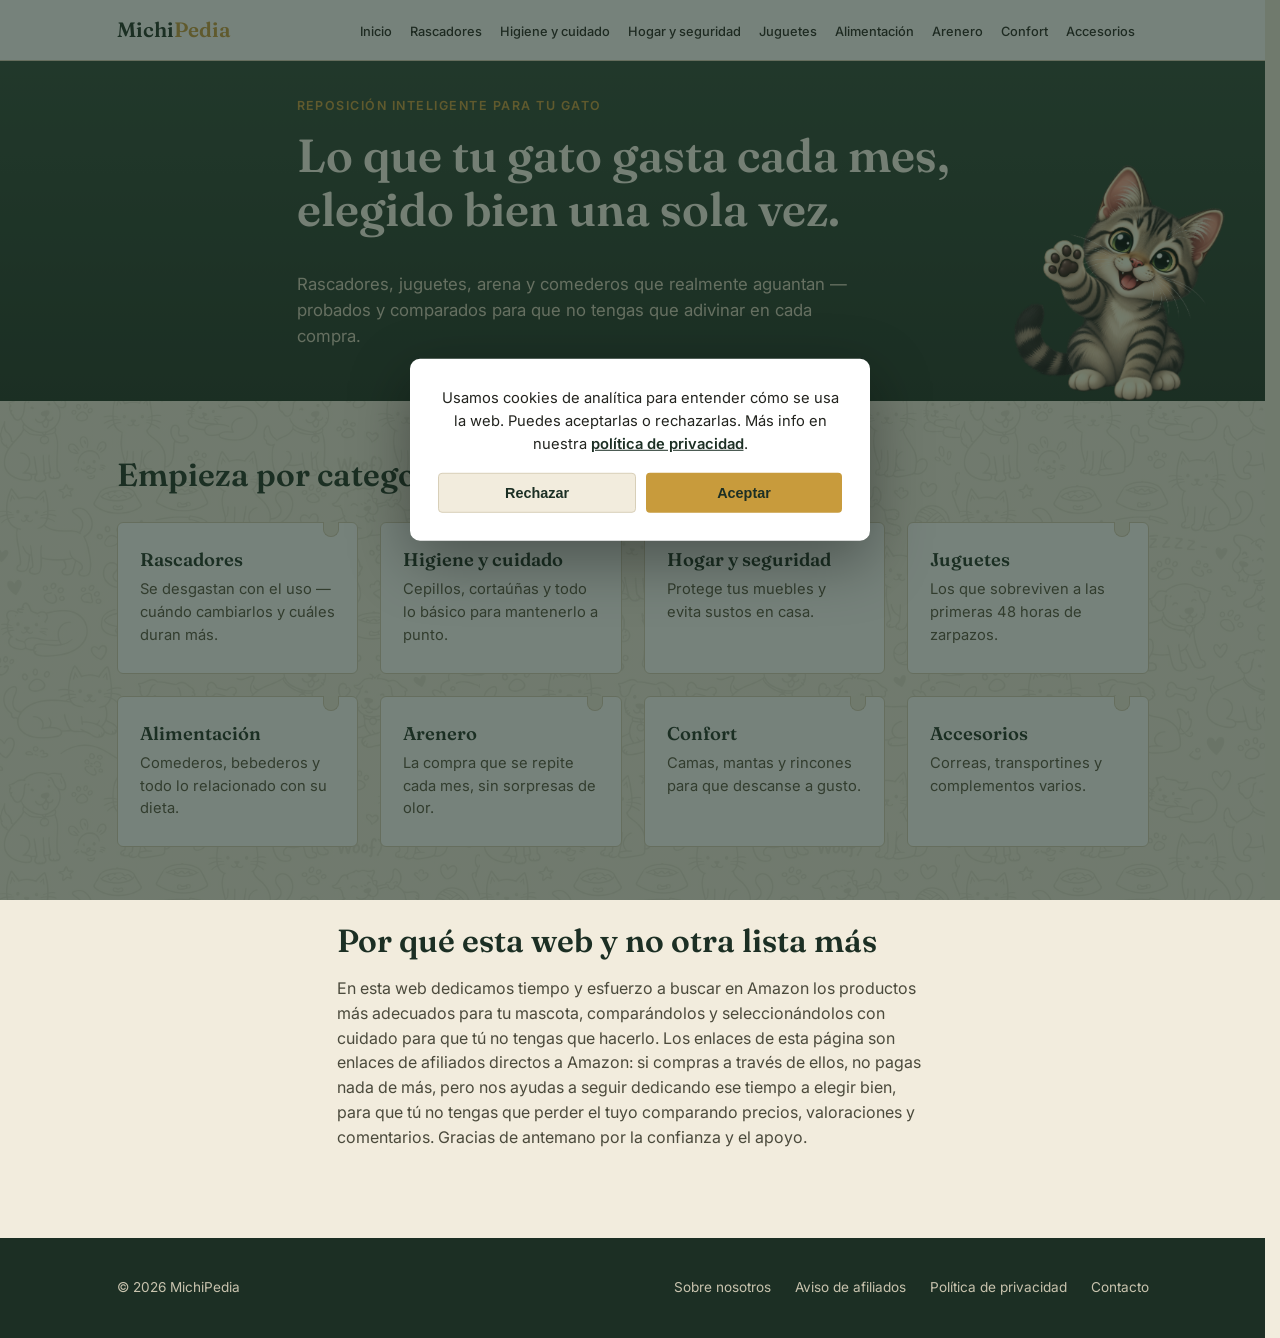
<file: index.html>
<!DOCTYPE html>
<html lang="es">
<head>
  <meta charset="UTF-8">
  <meta name="viewport" content="width=device-width, initial-scale=1.0">
  <title>MichiPedia · Todo para tu gato, siempre a punto</title>
  <link rel="dns-prefetch" href="https://fonts.googleapis.com">
<link href="https://fonts.googleapis.com/css2?family=Fraunces:wght@600;700&family=Inter:wght@400;500;600&display=swap" rel="stylesheet">
<link rel="icon" href="images/favicon.png" type="image/svg+xml">
  <link rel="stylesheet" href="css/style.css">

  <!-- Google tag (gtag.js) -->
<script async src="https://www.googletagmanager.com/gtag/js?id=G-MSJSYWCLSH"></script>
<script>
  window.dataLayer = window.dataLayer || [];
  function gtag(){dataLayer.push(arguments);}
  gtag('js', new Date());
  gtag('consent', 'default', { analytics_storage: 'denied' });
  gtag('config', 'G-MSJSYWCLSH');
</script>
</head>
<body>

    <div id="cookieBanner" class="is-hidden">
    <p>Usamos cookies de analítica para entender cómo se usa la web. Puedes aceptarlas o rechazarlas. Más info en nuestra <a href="politica-privacidad.html">política de privacidad</a>.</p>
    <div class="cookie-actions">
      <button id="cookieReject">Rechazar</button>
      <button id="cookieAccept">Aceptar</button>
    </div>
  </div>

      <header class="site-header">
    <div class="wrap header-inner">
      <nav class="main-nav" id="mainNav">
        <a href="index.html">Inicio</a>
        <a href="gatos/rascadores.html">Rascadores</a>
        <a href="gatos/higiene-cuidado.html">Higiene y cuidado</a>
        <a href="gatos/hogar-seguridad.html">Hogar y seguridad</a>
        <a href="gatos/juguetes.html">Juguetes</a>
        <a href="gatos/alimentacion.html">Alimentación</a>
        <a href="gatos/arenero.html">Arenero</a>
        <a href="gatos/confort.html">Confort</a>
        <a href="gatos/accesorios.html">Accesorios</a>
      </nav>
      <button class="menu-toggle" id="menuToggle" aria-label="Abrir menú" aria-expanded="false">
        <span></span><span></span><span></span>
      </button>
      <a href="index.html" class="logo">Michi<span>Pedia</span></a>
    </div>
  </header>

  <main>

    <section class="hero">
      <div class="wrap hero-inner">
        <p class="eyebrow">Reposición inteligente para tu gato</p>
        <h1>Lo que tu gato gasta cada mes, elegido bien una sola vez.</h1>
        <p class="hero-lead">Rascadores, juguetes, arena y comederos que realmente aguantan — probados y comparados para que no tengas que adivinar en cada compra.</p>
      </div>
      <img src="images/gato saludando.png" alt="Gato" class="hero-cat">
    </section>

    <!-- Espacio publicitario reservado (banner superior) -->
    

        <section class="categories wrap">
      <h2>Empieza por categoría</h2>
      <div class="category-grid">
        <a href="gatos/rascadores.html" class="category-card">
          <h3>Rascadores</h3>
          <p>Se desgastan con el uso — cuándo cambiarlos y cuáles duran más.</p>
        </a>
        <a href="gatos/higiene-cuidado.html" class="category-card">
          <h3>Higiene y cuidado</h3>
          <p>Cepillos, cortaúñas y todo lo básico para mantenerlo a punto.</p>
        </a>
        <a href="gatos/hogar-seguridad.html" class="category-card">
          <h3>Hogar y seguridad</h3>
          <p>Protege tus muebles y evita sustos en casa.</p>
        </a>
        <a href="gatos/juguetes.html" class="category-card">
          <h3>Juguetes</h3>
          <p>Los que sobreviven a las primeras 48 horas de zarpazos.</p>
        </a>
        <a href="gatos/alimentacion.html" class="category-card">
          <h3>Alimentación</h3>
          <p>Comederos, bebederos y todo lo relacionado con su dieta.</p>
        </a>
        <a href="gatos/arenero.html" class="category-card">
          <h3>Arenero</h3>
          <p>La compra que se repite cada mes, sin sorpresas de olor.</p>
        </a>
        <a href="gatos/confort.html" class="category-card">
          <h3>Confort</h3>
          <p>Camas, mantas y rincones para que descanse a gusto.</p>
        </a>
        <a href="gatos/accesorios.html" class="category-card">
          <h3>Accesorios</h3>
          <p>Correas, transportines y complementos varios.</p>
        </a>
      </div>
    </section>

            <section class="why wrap why-home">
      <h2>Por qué esta web y no otra lista más</h2>
      <p>En esta web dedicamos tiempo y esfuerzo a buscar en Amazon los productos más adecuados para tu mascota, comparándolos y seleccionándolos con cuidado para que tú no tengas que hacerlo. Los enlaces de esta página son enlaces de afiliados directos a Amazon: si compras a través de ellos, no pagas nada de más, pero nos ayudas a seguir dedicando ese tiempo a elegir bien, para que tú no tengas que perder el tuyo comparando precios, valoraciones y comentarios. Gracias de antemano por la confianza y el apoyo.</p>
    </section>

  </main>

  <footer class="site-footer">
    <div class="wrap footer-inner">
      <p>&copy; 2026 MichiPedia</p>
            <nav class="footer-nav">
        <a href="sobre-nosotros.html">Sobre nosotros</a>
        <a href="aviso-afiliados.html">Aviso de afiliados</a>
        <a href="politica-privacidad.html">Política de privacidad</a>
        <a href="contacto.html">Contacto</a>
      </nav>
    </div>
  </footer>

    <script src="js/script.js"></script>

</body>
</html>
</file>
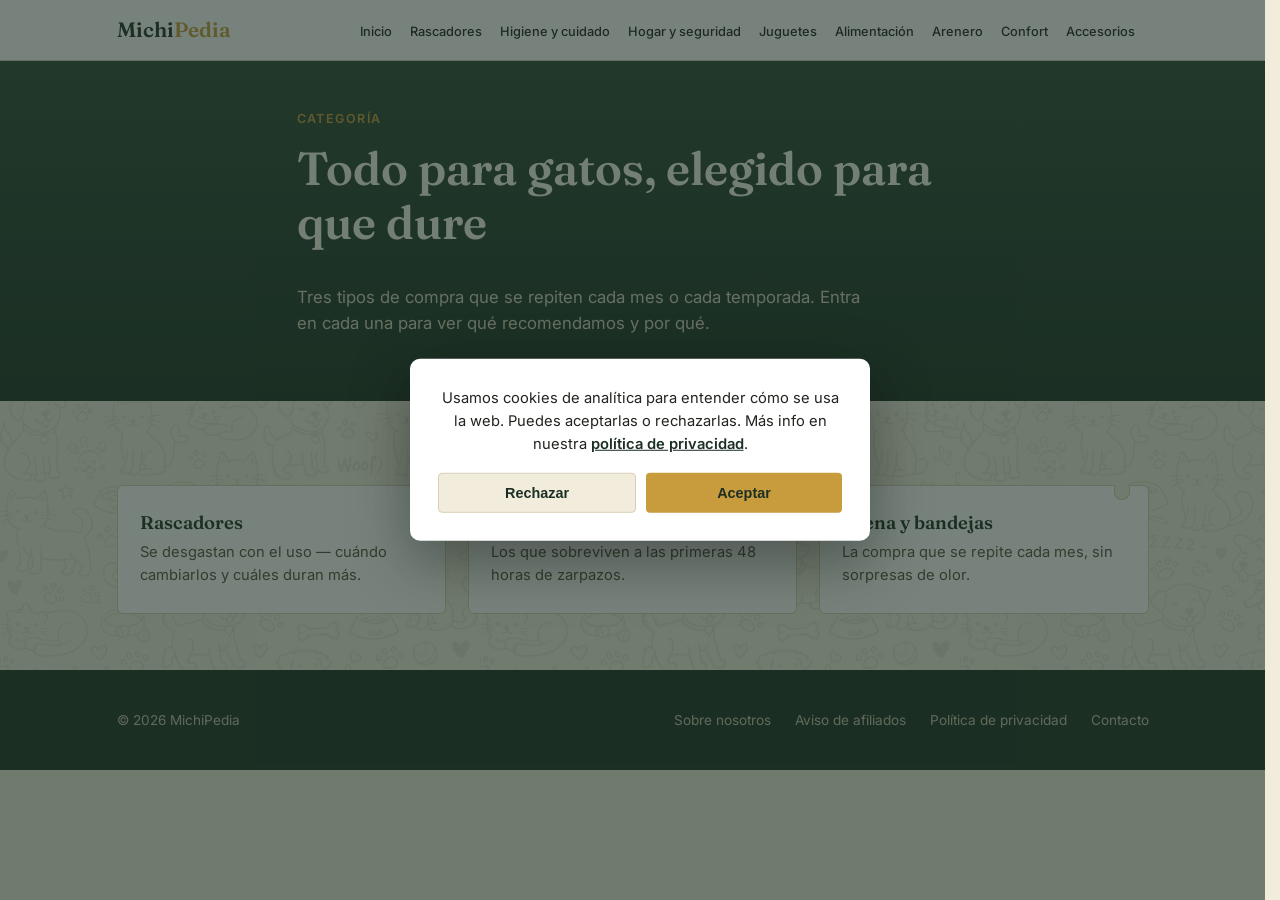
<file: gatos/index.html>
<!DOCTYPE html>
<html lang="es">
<head>
  <meta charset="UTF-8">
  <meta name="viewport" content="width=device-width, initial-scale=1.0">
  <title>Productos para gatos · MichiPedia</title>
  <link rel="preconnect" href="https://fonts.googleapis.com">
  <link href="https://fonts.googleapis.com/css2?family=Fraunces:wght@600;700&family=Inter:wght@400;500;600&display=swap" rel="stylesheet">
  <link rel="icon" href="../images/favicon.png" type="image/svg+xml">
  <link rel="stylesheet" href="../css/style.css">
  <!-- Google tag (gtag.js) -->
<script async src="https://www.googletagmanager.com/gtag/js?id=G-MSJSYWCLSH"></script>
<script>
  window.dataLayer = window.dataLayer || [];
  function gtag(){dataLayer.push(arguments);}
  gtag('js', new Date());
  gtag('consent', 'default', { analytics_storage: 'denied' });
  gtag('config', 'G-MSJSYWCLSH');
</script>
</head>
<body>

    <div id="cookieBanner" class="is-hidden">
    <p>Usamos cookies de analítica para entender cómo se usa la web. Puedes aceptarlas o rechazarlas. Más info en nuestra <a href="../politica-privacidad.html">política de privacidad</a>.</p>
    <div class="cookie-actions">
      <button id="cookieReject">Rechazar</button>
      <button id="cookieAccept">Aceptar</button>
    </div>
  </div>

    <header class="site-header">
    <div class="wrap header-inner">
      <nav class="main-nav" id="mainNav">
        <a href="../index.html">Inicio</a>
        <a href="rascadores.html">Rascadores</a>
        <a href="higiene-cuidado.html">Higiene y cuidado</a>
        <a href="hogar-seguridad.html">Hogar y seguridad</a>
        <a href="juguetes.html">Juguetes</a>
        <a href="alimentacion.html">Alimentación</a>
        <a href="arenero.html">Arenero</a>
        <a href="confort.html">Confort</a>
        <a href="accesorios.html">Accesorios</a>
      </nav>
      <button class="menu-toggle" id="menuToggle" aria-label="Abrir menú" aria-expanded="false">
        <span></span><span></span><span></span>
      </button>
      <a href="../index.html" class="logo">Michi<span>Pedia</span></a>
    </div>
  </header>

  <main>

    <section class="hero">
      <div class="wrap hero-inner">
        <p class="eyebrow">Categoría</p>
        <h1>Todo para gatos, elegido para que dure</h1>
        <p class="hero-lead">Tres tipos de compra que se repiten cada mes o cada temporada. Entra en cada una para ver qué recomendamos y por qué.</p>
      </div>
    </section>

    <section class="categories wrap">
      <div class="category-grid">
        <a href="rascadores.html" class="category-card">
          <h3>Rascadores</h3>
          <p>Se desgastan con el uso — cuándo cambiarlos y cuáles duran más.</p>
        </a>
        <a href="juguetes.html" class="category-card">
          <h3>Juguetes</h3>
          <p>Los que sobreviven a las primeras 48 horas de zarpazos.</p>
        </a>
        <a href="arena.html" class="category-card">
          <h3>Arena y bandejas</h3>
          <p>La compra que se repite cada mes, sin sorpresas de olor.</p>
        </a>
      </div>
    </section>

  </main>

  <footer class="site-footer">
    <div class="wrap footer-inner">
      <p>&copy; 2026 MichiPedia</p>
            <nav class="footer-nav">
        <a href="../sobre-nosotros.html">Sobre nosotros</a>
        <a href="../aviso-afiliados.html">Aviso de afiliados</a>
        <a href="../politica-privacidad.html">Política de privacidad</a>
        <a href="../contacto.html">Contacto</a>
      </nav>
    </div>
  </footer>

    <script src="../js/script.js"></script>

</body>
</html>
</file>
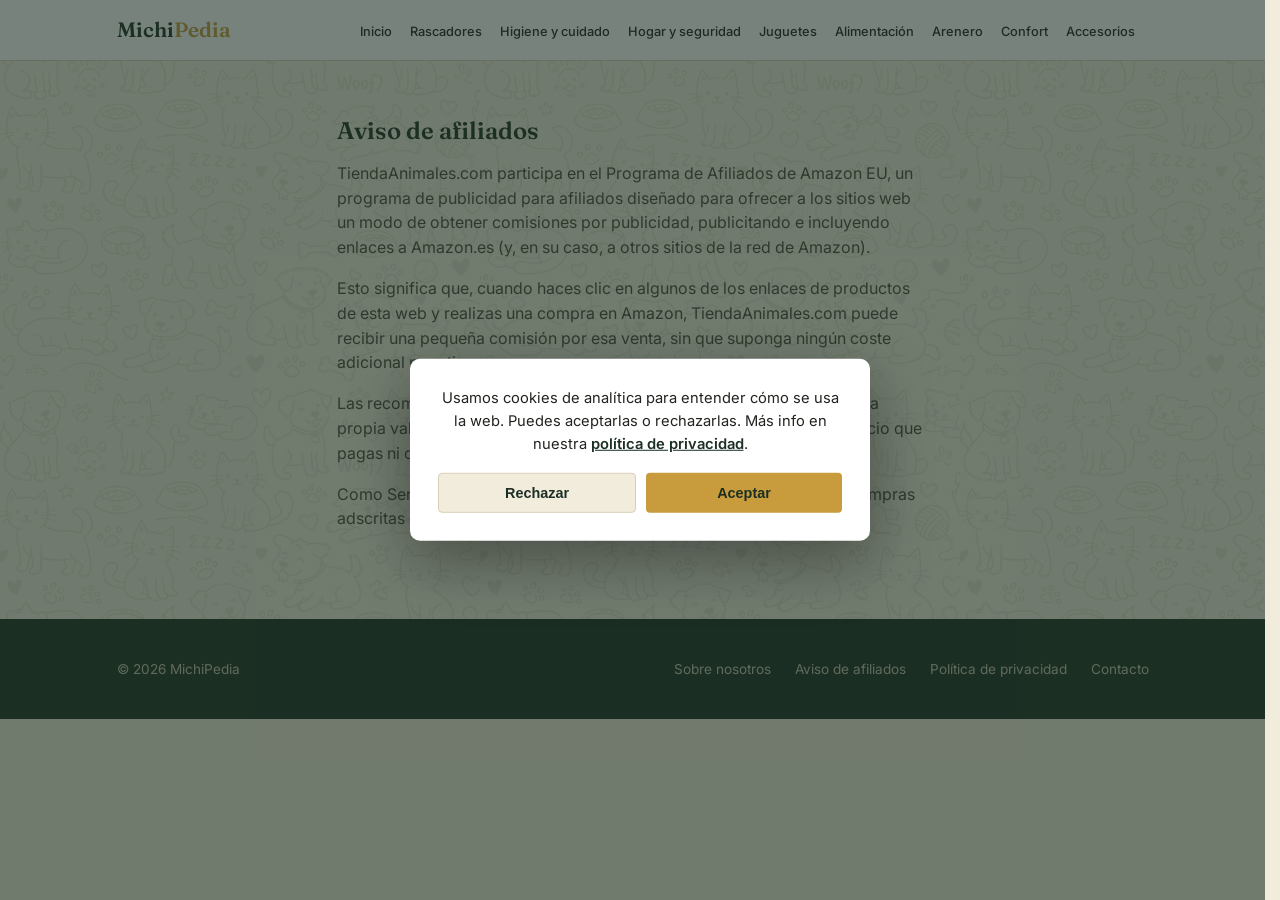
<file: aviso-afiliados.html>
<!DOCTYPE html>
<html lang="es">
<head>
  <meta charset="UTF-8">
  <meta name="viewport" content="width=device-width, initial-scale=1.0">
  <title>Aviso de afiliados · MichiPedia</title>
  <link rel="preconnect" href="https://fonts.googleapis.com">
  <link rel="dns-prefetch" href="https://fonts.googleapis.com">
  <link href="https://fonts.googleapis.com/css2?family=Fraunces:wght@600;700&family=Inter:wght@400;500;600&display=swap" rel="stylesheet">
  <link rel="icon" href="images/favicon.png" type="image/svg+xml">
  <link rel="stylesheet" href="css/style.css">

  <!-- Google tag (gtag.js) -->
<script async src="https://www.googletagmanager.com/gtag/js?id=G-MSJSYWCLSH"></script>
<script>
  window.dataLayer = window.dataLayer || [];
  function gtag(){dataLayer.push(arguments);}
  gtag('js', new Date());
  gtag('consent', 'default', { analytics_storage: 'denied' });
  gtag('config', 'G-MSJSYWCLSH');
</script>
</head>
<body>

    <div id="cookieBanner" class="is-hidden">
    <p>Usamos cookies de analítica para entender cómo se usa la web. Puedes aceptarlas o rechazarlas. Más info en nuestra <a href="politica-privacidad.html">política de privacidad</a>.</p>
    <div class="cookie-actions">
      <button id="cookieReject">Rechazar</button>
      <button id="cookieAccept">Aceptar</button>
    </div>
  </div>

    <header class="site-header">
    <div class="wrap header-inner">
      <nav class="main-nav" id="mainNav">
        <a href="index.html">Inicio</a>
        <a href="gatos/rascadores.html">Rascadores</a>
        <a href="gatos/higiene-cuidado.html">Higiene y cuidado</a>
        <a href="gatos/hogar-seguridad.html">Hogar y seguridad</a>
        <a href="gatos/juguetes.html">Juguetes</a>
        <a href="gatos/alimentacion.html">Alimentación</a>
        <a href="gatos/arenero.html">Arenero</a>
        <a href="gatos/confort.html">Confort</a>
        <a href="gatos/accesorios.html">Accesorios</a>
      </nav>
      <button class="menu-toggle" id="menuToggle" aria-label="Abrir menú" aria-expanded="false">
        <span></span><span></span><span></span>
      </button>
      <a href="index.html" class="logo">Michi<span>Pedia</span></a>
    </div>
  </header>

  <main>
    <section class="why wrap" style="padding-top: 56px;">
      <h1>Aviso de afiliados</h1>
      <p>TiendaAnimales.com participa en el Programa de Afiliados de Amazon EU, un programa de publicidad para afiliados diseñado para ofrecer a los sitios web un modo de obtener comisiones por publicidad, publicitando e incluyendo enlaces a Amazon.es (y, en su caso, a otros sitios de la red de Amazon).</p>
      <p>Esto significa que, cuando haces clic en algunos de los enlaces de productos de esta web y realizas una compra en Amazon, TiendaAnimales.com puede recibir una pequeña comisión por esa venta, sin que suponga ningún coste adicional para ti.</p>
      <p>Las recomendaciones de productos que ves en esta web reflejan nuestra propia valoración; la comisión que podamos recibir no influye en el precio que pagas ni condiciona qué productos recomendamos.</p>
      <p>Como Servicio de Afiliados de Amazon, obtenemos ingresos por las compras adscritas que cumplen los requisitos aplicables.</p>
    </section>
  </main>

  <footer class="site-footer">
    <div class="wrap footer-inner">
      <p>&copy; 2026 MichiPedia</p>
           <nav class="footer-nav">
        <a href="sobre-nosotros.html">Sobre nosotros</a>
        <a href="aviso-afiliados.html">Aviso de afiliados</a>
        <a href="politica-privacidad.html">Política de privacidad</a>
        <a href="contacto.html">Contacto</a>
      </nav>
    </div>
  </footer>

    <script src="js/script.js"></script>
    
</body>
</html>
</file>
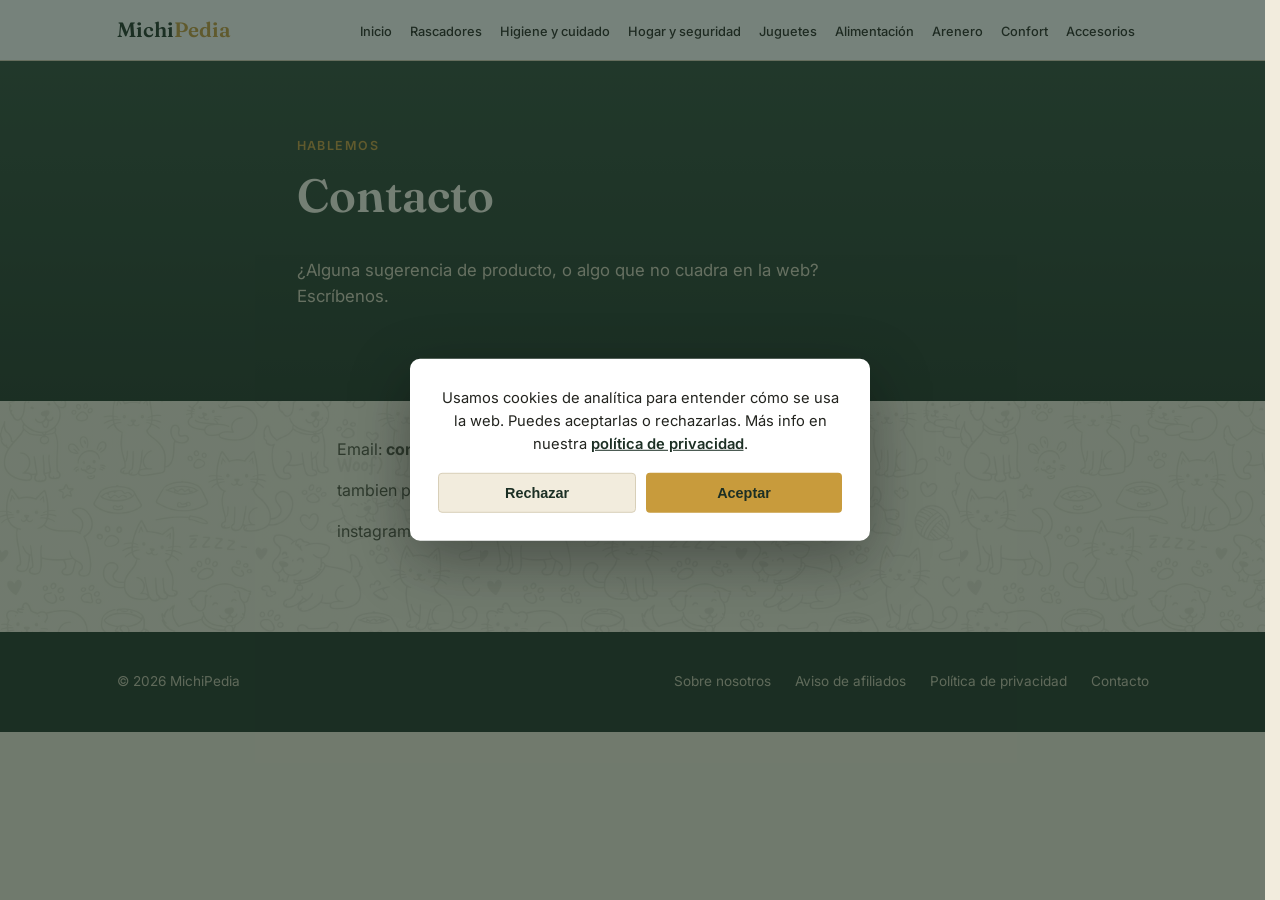
<file: contacto.html>
<!DOCTYPE html>
<html lang="es">
<head>
  <meta charset="UTF-8">
  <meta name="viewport" content="width=device-width, initial-scale=1.0">
  <title>Contacto · MichiPedia</title>
  <link rel="preconnect" href="https://fonts.googleapis.com">
  <link href="https://fonts.googleapis.com/css2?family=Fraunces:wght@600;700&family=Inter:wght@400;500;600&display=swap" rel="stylesheet">
  <link rel="icon" href="images/favicon.png" type="image/svg+xml">
  <link rel="stylesheet" href="css/style.css">

  <!-- Google tag (gtag.js) -->
<script async src="https://www.googletagmanager.com/gtag/js?id=G-MSJSYWCLSH"></script>
<script>
  window.dataLayer = window.dataLayer || [];
  function gtag(){dataLayer.push(arguments);}
  gtag('js', new Date());
  gtag('consent', 'default', { analytics_storage: 'denied' });
  gtag('config', 'G-MSJSYWCLSH');
</script>
</head>
<body>

    <div id="cookieBanner" class="is-hidden">
    <p>Usamos cookies de analítica para entender cómo se usa la web. Puedes aceptarlas o rechazarlas. Más info en nuestra <a href="politica-privacidad.html">política de privacidad</a>.</p>
    <div class="cookie-actions">
      <button id="cookieReject">Rechazar</button>
      <button id="cookieAccept">Aceptar</button>
    </div>
  </div>

   <header class="site-header">
    <div class="wrap header-inner">
      <nav class="main-nav" id="mainNav">
        <a href="index.html">Inicio</a>
        <a href="gatos/rascadores.html">Rascadores</a>
        <a href="gatos/higiene-cuidado.html">Higiene y cuidado</a>
        <a href="gatos/hogar-seguridad.html">Hogar y seguridad</a>
        <a href="gatos/juguetes.html">Juguetes</a>
        <a href="gatos/alimentacion.html">Alimentación</a>
        <a href="gatos/arenero.html">Arenero</a>
        <a href="gatos/confort.html">Confort</a>
        <a href="gatos/accesorios.html">Accesorios</a>
      </nav>
      <button class="menu-toggle" id="menuToggle" aria-label="Abrir menú" aria-expanded="false">
        <span></span><span></span><span></span>
      </button>
      <a href="index.html" class="logo">Michi<span>Pedia</span></a>
    </div>
  </header>

  <main>

    <section class="hero">
      <div class="wrap hero-inner">
        <p class="eyebrow">Hablemos</p>
        <h1>Contacto</h1>
        <p class="hero-lead">¿Alguna sugerencia de producto, o algo que no cuadra en la web? Escríbenos.</p>
      </div>
    </section>

    <section class="why wrap">
      <p>Email: <strong><a href="mailto:contacto.tienda.animales@gmail.com">contacto.tienda.animales.com</a></strong></p>
      <p>tambien puedes encontrarnos en:</p>
      <p>
        <a href="https://www.instagram.com/tienda.animales/" target="_blank" rel="noopener noreferrer">instagram</a>
        <a href="https://tiktok.com/@tienda.animales?_r=1&_t=ZN-99HwaMX1Gy6" target="_blank" rel="noopener noreferrer">Tik Tok</a>
      </p>
    </section>

  </main>

  <footer class="site-footer">
    <div class="wrap footer-inner">
      <p>&copy; 2026 MichiPedia</p>
           <nav class="footer-nav">
        <a href="sobre-nosotros.html">Sobre nosotros</a>
        <a href="aviso-afiliados.html">Aviso de afiliados</a>
        <a href="politica-privacidad.html">Política de privacidad</a>
        <a href="contacto.html">Contacto</a>
      </nav>
    </div>
  </footer>

    <script src="js/script.js"></script>

</body>
</html>
</file>
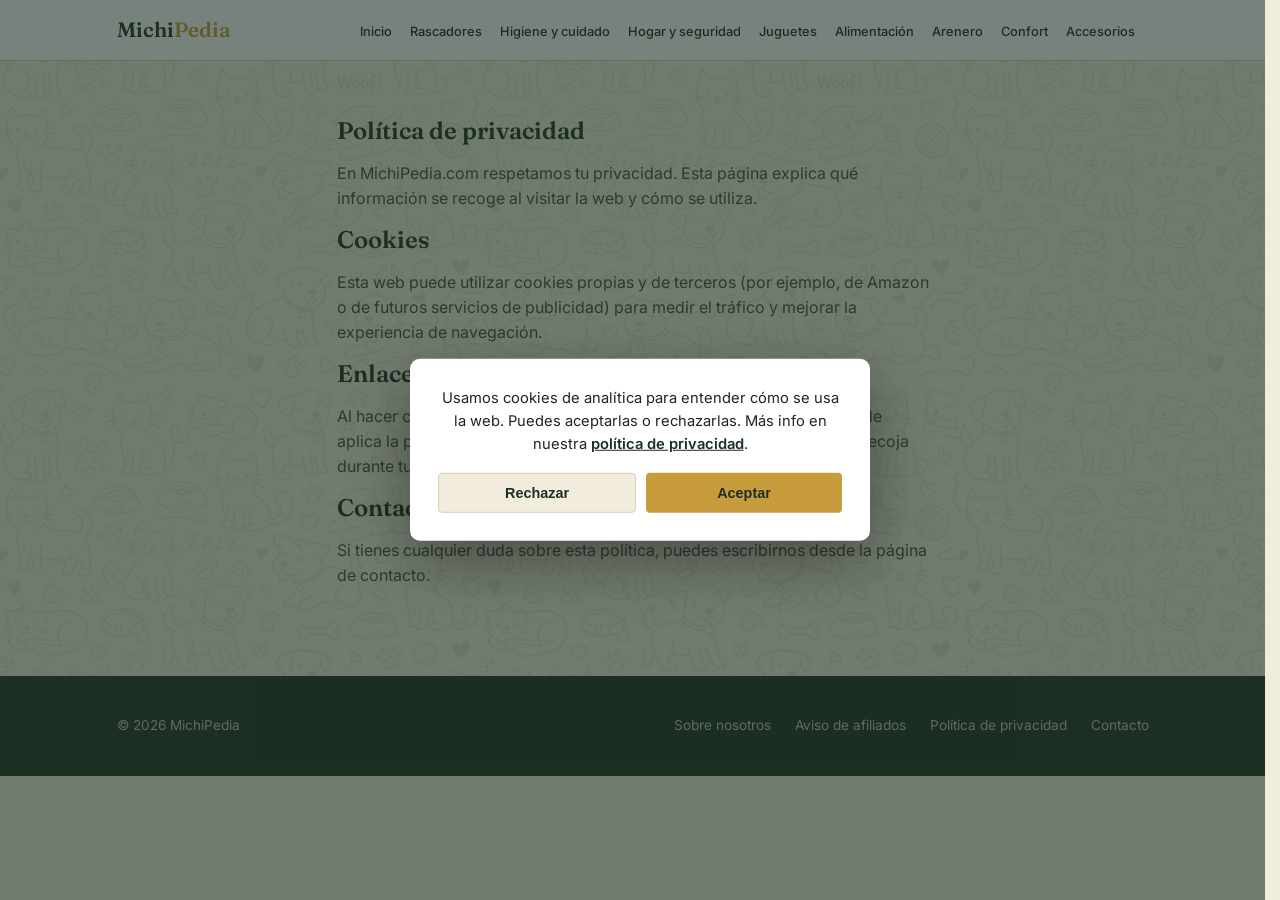
<file: politica-privacidad.html>
<!DOCTYPE html>
<html lang="es">
<head>
  <meta charset="UTF-8">
  <meta name="viewport" content="width=device-width, initial-scale=1.0">
  <title>Política de privacidad · MichiPedia</title>
  <link rel="preconnect" href="https://fonts.googleapis.com">
  <link rel="dns-prefetch" href="https://fonts.googleapis.com">
  <link href="https://fonts.googleapis.com/css2?family=Fraunces:wght@600;700&family=Inter:wght@400;500;600&display=swap" rel="stylesheet">
  <link rel="icon" href="images/favicon.png" type="image/svg+xml">
  <link rel="stylesheet" href="css/style.css">

  <!-- Google tag (gtag.js) -->
<script async src="https://www.googletagmanager.com/gtag/js?id=G-MSJSYWCLSH"></script>
<script>
  window.dataLayer = window.dataLayer || [];
  function gtag(){dataLayer.push(arguments);}
  gtag('js', new Date());
  gtag('consent', 'default', { analytics_storage: 'denied' });
  gtag('config', 'G-MSJSYWCLSH');
</script>
</head>
<body>

    <div id="cookieBanner" class="is-hidden">
    <p>Usamos cookies de analítica para entender cómo se usa la web. Puedes aceptarlas o rechazarlas. Más info en nuestra <a href="politica-privacidad.html">política de privacidad</a>.</p>
    <div class="cookie-actions">
      <button id="cookieReject">Rechazar</button>
      <button id="cookieAccept">Aceptar</button>
    </div>
  </div>

    <header class="site-header">
    <div class="wrap header-inner">
      <nav class="main-nav" id="mainNav">
        <a href="index.html">Inicio</a>
        <a href="gatos/rascadores.html">Rascadores</a>
        <a href="gatos/higiene-cuidado.html">Higiene y cuidado</a>
        <a href="gatos/hogar-seguridad.html">Hogar y seguridad</a>
        <a href="gatos/juguetes.html">Juguetes</a>
        <a href="gatos/alimentacion.html">Alimentación</a>
        <a href="gatos/arenero.html">Arenero</a>
        <a href="gatos/confort.html">Confort</a>
        <a href="gatos/accesorios.html">Accesorios</a>
      </nav>
      <button class="menu-toggle" id="menuToggle" aria-label="Abrir menú" aria-expanded="false">
        <span></span><span></span><span></span>
      </button>
      <a href="index.html" class="logo">Michi<span>Pedia</span></a>
    </div>
  </header>

  <main>
    <section class="why wrap" style="padding-top: 56px;">
      <h1>Política de privacidad</h1>
      <p>En MichiPedia.com respetamos tu privacidad. Esta página explica qué información se recoge al visitar la web y cómo se utiliza.</p>
      <h2>Cookies</h2>
      <p>Esta web puede utilizar cookies propias y de terceros (por ejemplo, de Amazon o de futuros servicios de publicidad) para medir el tráfico y mejorar la experiencia de navegación.</p>
      <h2>Enlaces de afiliados</h2>
      <p>Al hacer clic en un enlace de producto, se te redirige a Amazon.es, donde aplica la propia política de privacidad de Amazon sobre los datos que recoja durante tu visita o compra.</p>
      <h2>Contacto</h2>
      <p>Si tienes cualquier duda sobre esta política, puedes escribirnos desde la página de <a href="contacto.html">contacto</a>.</p>
    </section>
  </main>

  <footer class="site-footer">
    <div class="wrap footer-inner">
      <p>&copy; 2026 MichiPedia</p>
            <nav class="footer-nav">
        <a href="sobre-nosotros.html">Sobre nosotros</a>
        <a href="aviso-afiliados.html">Aviso de afiliados</a>
        <a href="politica-privacidad.html">Política de privacidad</a>
        <a href="contacto.html">Contacto</a>
      </nav>
    </div>
  </footer>

    <script src="js/script.js"></script>

</body>
</html>
</file>
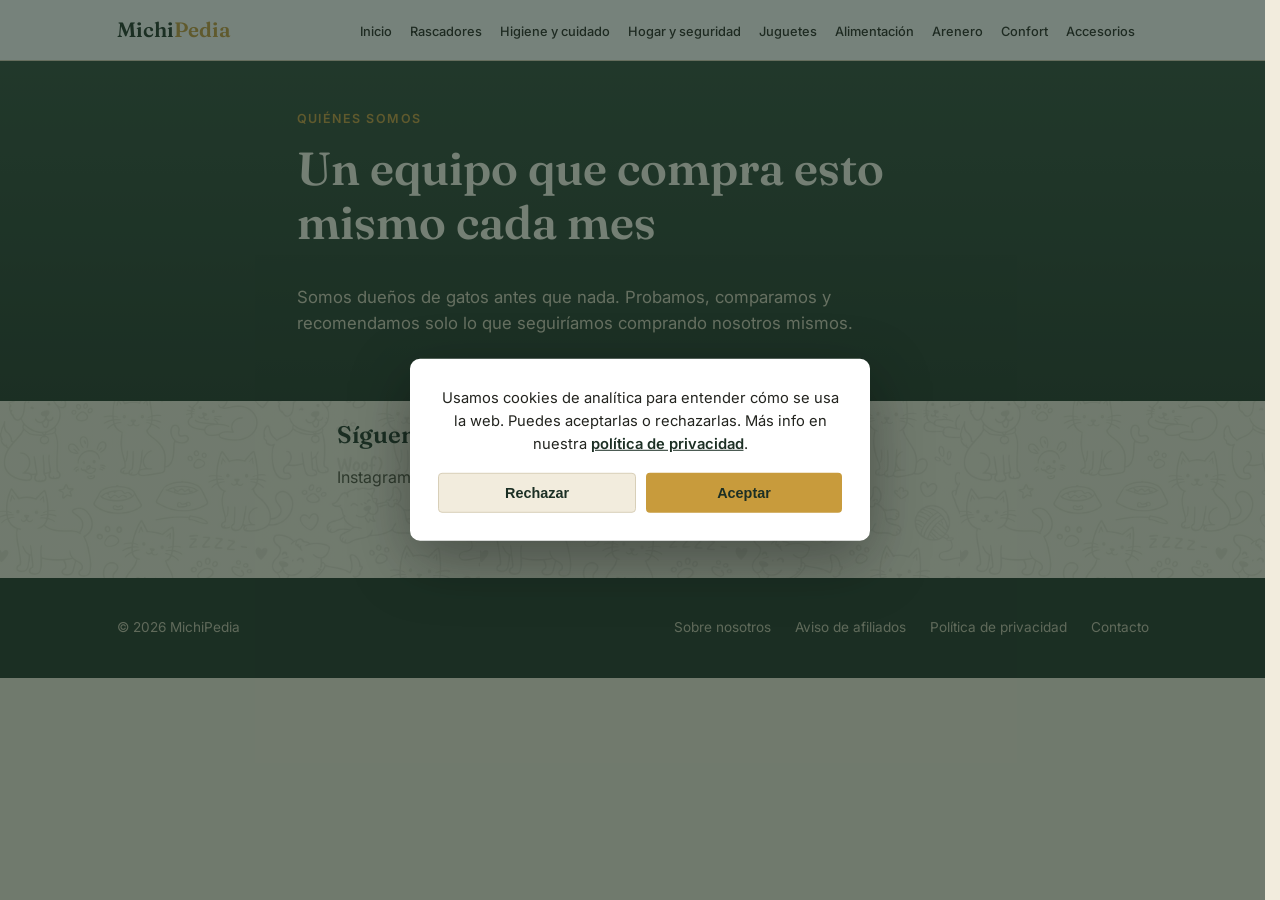
<file: sobre-nosotros.html>
<!DOCTYPE html>
<html lang="es">
<head>
  <meta charset="UTF-8">
  <meta name="viewport" content="width=device-width, initial-scale=1.0">
  <title>Sobre nosotros · MichiPedia</title>
  <link rel="preconnect" href="https://fonts.googleapis.com">
  <link href="https://fonts.googleapis.com/css2?family=Fraunces:wght@600;700&family=Inter:wght@400;500;600&display=swap" rel="stylesheet">
  <link rel="icon" href="images/favicon.png" type="image/svg+xml">
  <link rel="stylesheet" href="css/style.css">

  <!-- Google tag (gtag.js) -->
<script async src="https://www.googletagmanager.com/gtag/js?id=G-MSJSYWCLSH"></script>
<script>
  window.dataLayer = window.dataLayer || [];
  function gtag(){dataLayer.push(arguments);}
  gtag('js', new Date());
  gtag('consent', 'default', { analytics_storage: 'denied' });
  gtag('config', 'G-MSJSYWCLSH');
</script>
</head>
<body>

    <div id="cookieBanner" class="is-hidden">
    <p>Usamos cookies de analítica para entender cómo se usa la web. Puedes aceptarlas o rechazarlas. Más info en nuestra <a href="politica-privacidad.html">política de privacidad</a>.</p>
    <div class="cookie-actions">
      <button id="cookieReject">Rechazar</button>
      <button id="cookieAccept">Aceptar</button>
    </div>
  </div>

    <header class="site-header">
    <div class="wrap header-inner">
      <nav class="main-nav" id="mainNav">
        <a href="index.html">Inicio</a>
        <a href="gatos/rascadores.html">Rascadores</a>
        <a href="gatos/higiene-cuidado.html">Higiene y cuidado</a>
        <a href="gatos/hogar-seguridad.html">Hogar y seguridad</a>
        <a href="gatos/juguetes.html">Juguetes</a>
        <a href="gatos/alimentacion.html">Alimentación</a>
        <a href="gatos/arenero.html">Arenero</a>
        <a href="gatos/confort.html">Confort</a>
        <a href="gatos/accesorios.html">Accesorios</a>
      </nav>
      <button class="menu-toggle" id="menuToggle" aria-label="Abrir menú" aria-expanded="false">
        <span></span><span></span><span></span>
      </button>
      <a href="index.html" class="logo">Michi<span>Pedia</span></a>
    </div>
  </header>

  <main>

    <section class="hero">
      <div class="wrap hero-inner">
        <p class="eyebrow">Quiénes somos</p>
        <h1>Un equipo que compra esto mismo cada mes</h1>
        <p class="hero-lead">Somos dueños de gatos antes que nada. Probamos, comparamos y recomendamos solo lo que seguiríamos comprando nosotros mismos.</p>
      </div>
    </section>

    <section class="why wrap">
      <h2>Síguenos</h2>
      <p>
        <a href="https://www.instagram.com/tienda.animales/" target="_blank" rel="noopener noreferrer">Instagram</a>
        <a href="https://tiktok.com/@tienda.animales?_r=1&_t=ZN-99HwaMX1Gy6" target="_blank" rel="noopener noreferrer">Tik Tok</a>
      </p>
    </section>

  </main>

  <footer class="site-footer">
    <div class="wrap footer-inner">
      <p>&copy; 2026 MichiPedia</p>
           <nav class="footer-nav">
        <a href="sobre-nosotros.html">Sobre nosotros</a>
        <a href="aviso-afiliados.html">Aviso de afiliados</a>
        <a href="politica-privacidad.html">Política de privacidad</a>
        <a href="contacto.html">Contacto</a>
      </nav>
    </div>
  </footer>

    <script src="js/script.js"></script>

</body>
</html>
</file>
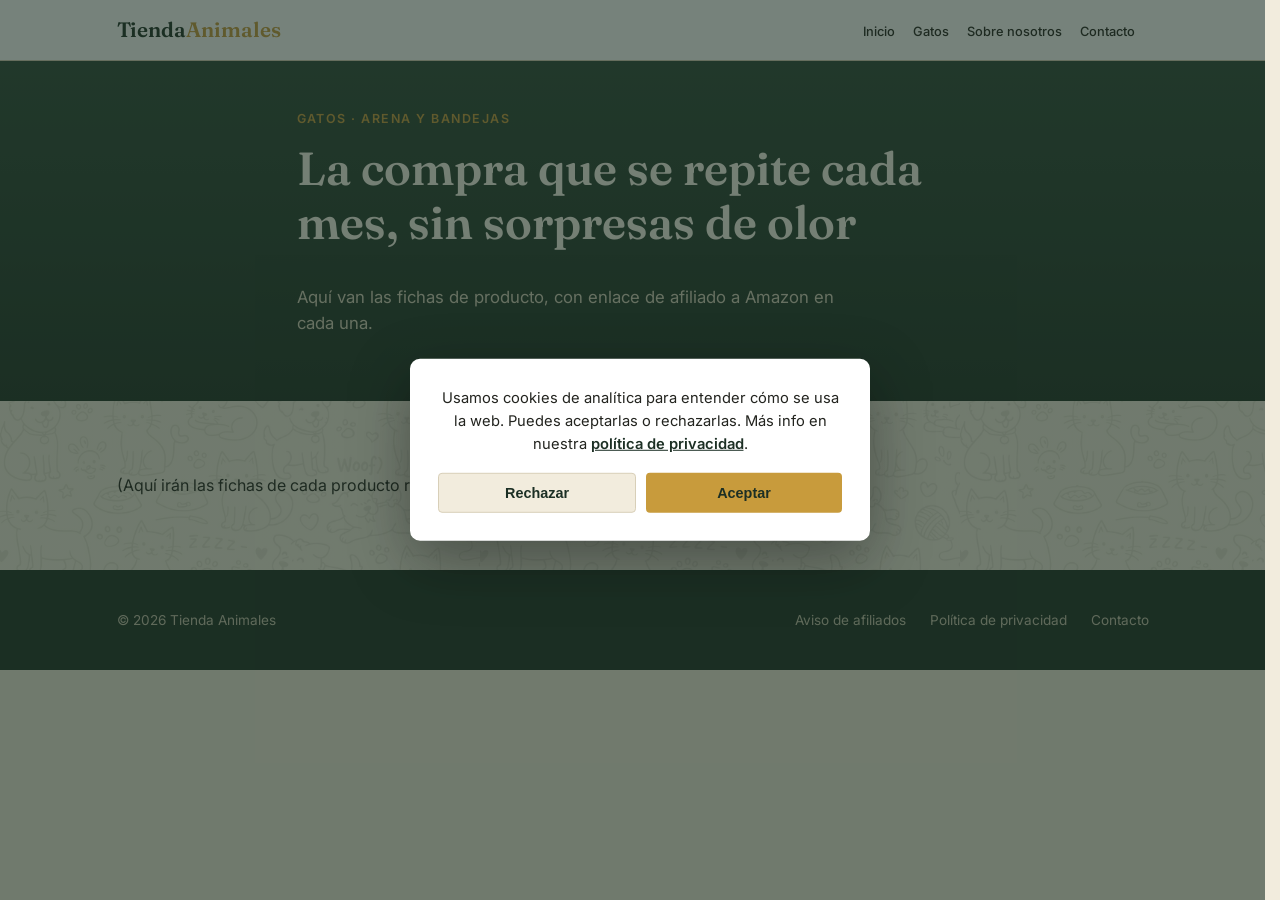
<file: gatos/arena.html>
<!DOCTYPE html>
<html lang="es">
<head>
  <meta charset="UTF-8">
  <meta name="viewport" content="width=device-width, initial-scale=1.0">
  <title>Arena y bandejas para gatos · Tienda Animales</title>
  <link rel="preconnect" href="https://fonts.googleapis.com">
  <link href="https://fonts.googleapis.com/css2?family=Fraunces:wght@600;700&family=Inter:wght@400;500;600&display=swap" rel="stylesheet">
  <link rel="stylesheet" href="../css/style.css">

  <!-- Google tag (gtag.js) -->
<script async src="https://www.googletagmanager.com/gtag/js?id=G-MSJSYWCLSH"></script>
<script>
  window.dataLayer = window.dataLayer || [];
  function gtag(){dataLayer.push(arguments);}
  gtag('js', new Date());
  gtag('consent', 'default', { analytics_storage: 'denied' });
  gtag('config', 'G-MSJSYWCLSH');
</script>
</head>
<body>

    <div id="cookieBanner" class="is-hidden">
    <p>Usamos cookies de analítica para entender cómo se usa la web. Puedes aceptarlas o rechazarlas. Más info en nuestra <a href="../politica-privacidad.html">política de privacidad</a>.</p>
    <div class="cookie-actions">
      <button id="cookieReject">Rechazar</button>
      <button id="cookieAccept">Aceptar</button>
    </div>
  </div>

  <header class="site-header">
    <div class="wrap header-inner">
            <a href="../index.html" class="logo">Tienda<span>Animales</span></a>
      <button class="menu-toggle" id="menuToggle" aria-label="Abrir menú" aria-expanded="false">
        <span></span><span></span><span></span>
      </button>
      <nav class="main-nav" id="mainNav">
        <a href="../index.html">Inicio</a>
        <a href="index.html">Gatos</a>
        <a href="../sobre-nosotros.html">Sobre nosotros</a>
        <a href="../contacto.html">Contacto</a>
      </nav>
    </div>
  </header>

  <main>

    <section class="hero">
      <div class="wrap hero-inner">
        <p class="eyebrow">Gatos · Arena y bandejas</p>
        <h1>La compra que se repite cada mes, sin sorpresas de olor</h1>
        <p class="hero-lead">Aquí van las fichas de producto, con enlace de afiliado a Amazon en cada una.</p>
      </div>
    </section>

    <section class="categories wrap">
      <p>(Aquí irán las fichas de cada producto recomendado — las montamos más adelante.)</p>
    </section>

  </main>

  <footer class="site-footer">
    <div class="wrap footer-inner">
      <p>&copy; 2026 Tienda Animales</p>
      <nav class="footer-nav">
        <a href="../aviso-afiliados.html">Aviso de afiliados</a>
        <a href="../politica-privacidad.html">Política de privacidad</a>
        <a href="../contacto.html">Contacto</a>
      </nav>
    </div>
  </footer>

    <script src="../js/script.js"></script>

</body>
</html>
</file>
<file: css/style.css>
/* ===== Base y variables ===== */
:root {
  --ink: #23241F;
  --paper: #F2ECDD;
  --surface: #FFFFFF;
  --pine: #2B4736;
  --pine-dark: #1C2F24;
  --mustard: #C89B3C;
  --line: #D8CFB8;
}

* { box-sizing: border-box; }

html { 
scroll-behavior: smooth;
scrollbar-gutter: stable;
}

body {
  margin: 0;
  background: var(--paper);
  color: var(--ink);
  font-family: 'Inter', -apple-system, 'Segoe UI', system-ui, sans-serif;
  line-height: 1.55;
}

h1, h2, h3 {
  font-family: 'Fraunces', Georgia, serif;
  font-weight: 600;
  line-height: 1.15;
  margin: 0 0 0.5em;
  color: var(--pine-dark);
}

a { color: inherit; text-decoration: none; }

.wrap {
  max-width: 1080px;
  margin: 0 auto;
  padding: 0 24px;
}

/* ===== Header ===== */
.site-header {
  background: var(--surface);
  border-bottom: 1px solid var(--line);
}

.header-inner {
  display: flex;
  align-items: center;
  justify-content: space-between;
  flex-wrap: wrap;
  gap: 10px 0;
  padding-top: 14px;
  padding-bottom: 14px;
}

.logo { order: 1; }
.main-nav {
  order: 2;
  flex-wrap: nowrap;
  white-space: nowrap;
}
.logo {
  font-family: 'Fraunces', serif;
  font-size: 1.3rem;
  font-weight: 600;
  color: var(--pine-dark);
}

.logo span { color: var(--mustard); }

.main-nav a {
  margin-right: 14px;
  font-size: 0.8rem;
  font-weight: 500;
  color: var(--ink);
  border-bottom: 2px solid transparent;
  padding-bottom: 4px;
  transition: border-color 0.15s ease;
  flex-shrink: 0;
}

.main-nav a:hover { border-color: var(--mustard); }

/* ===== Hero ===== */
.hero {
  background: linear-gradient(180deg, var(--pine) 0%, var(--pine-dark) 100%);
  color: #EDE9DA;
  position: relative;
  overflow: hidden;
}

.hero-cat {
  position: absolute;
  right: 40px;
  bottom: 0;
  width: 220px;
  pointer-events: none;
}

@media (max-width: 900px) {
  .hero-cat { display: none; }
}

.hero-inner {
  padding: 24px;
  max-width: 720px;
  height: 340px;
  display: flex;
  flex-direction: column;
  justify-content: center;
}

.eyebrow {
  text-transform: uppercase;
  letter-spacing: 0.12em;
  font-size: 0.78rem;
  font-weight: 600;
  color: var(--mustard);
  margin-bottom: 14px;
  animation: slideFadeIn 0.6s ease-out both;
}

.hero h1 { animation: slideFadeIn 0.6s ease-out 0.1s both; }
.hero-lead { animation: slideFadeIn 0.6s ease-out 0.2s both; }
.hero .btn-primary { animation: slideFadeIn 0.6s ease-out 0.3s both; }

@keyframes slideFadeIn {
  from {
    opacity: 0;
    transform: translateX(-24px);
  }
  to {
    opacity: 1;
    transform: translateX(0);
  }
}

.hero h1 {
  color: #FBF8EF;
  font-size: clamp(2rem, 4vw, 2.9rem);
  margin-bottom: 18px;
}

.hero-lead {
  font-size: 1.05rem;
  color: #D8D2BE;
  margin-bottom: 30px;
  max-width: 52ch;
}

.btn-primary {
  display: inline-block;
  background: var(--mustard);
  color: var(--pine-dark);
  font-weight: 600;
  padding: 13px 26px;
  border-radius: 4px;
  transition: transform 0.12s ease;
}

.btn-primary:hover { transform: translateY(-2px); }

/* ===== Espacios publicitarios ===== */
.ad-slot {
  margin: 32px auto;
  border: 1px dashed var(--line);
  border-radius: 4px;
  padding: 14px;
  text-align: center;
  font-size: 0.8rem;
  color: #8A8368;
  background: rgba(255,255,255,0.4);
}

/* ===== Categorías ===== */
.categories { padding: 56px 24px; }

.category-grid {
  display: grid;
  grid-template-columns: repeat(auto-fit, minmax(230px, 1fr));
  gap: 22px;
  margin-top: 28px;
}

.category-card {
  background: var(--surface);
  border: 1px solid var(--line);
  border-radius: 6px;
  padding: 26px 22px;
  position: relative;
  transition: border-color 0.15s ease, transform 0.15s ease;
}

.category-card:hover {
  border-color: var(--mustard);
  transform: translateY(-3px);
}

/* Muesca tipo etiqueta en la esquina */
.category-card::before {
  content: "";
  position: absolute;
  top: -1px;
  right: 18px;
  width: 14px;
  height: 14px;
  background: var(--paper);
  border: 1px solid var(--line);
  border-top: none;
  border-radius: 0 0 50% 50%;
}

.category-card h3 { font-size: 1.15rem; margin-bottom: 8px; }
.category-card p { font-size: 0.92rem; color: #55523F; margin: 0; }

/* ===== Por qué esta web ===== */
.why { padding: 20px 24px 72px; max-width: 640px; }
.why p { color: #4B4A3C; }

/* ===== Footer ===== */
.site-footer {
  background: var(--pine-dark);
  color: #C8C3AE;
}

.footer-inner {
  display: flex;
  align-items: center;
  justify-content: space-between;
  flex-wrap: wrap;
  gap: 12px;
  padding: 26px 24px;
  font-size: 0.85rem;
}

.footer-nav a { margin-left: 20px; }
.footer-nav a:hover { color: var(--mustard); }

/* ===== Responsive ===== */
.menu-toggle {
  display: none;
  flex-direction: column;
  justify-content: center;
  gap: 5px;
  width: 34px;
  height: 34px;
  background: none;
  border: none;
  cursor: pointer;
  padding: 0;
}

.menu-toggle span {
  display: block;
  height: 2px;
  background: var(--pine-dark);
  border-radius: 2px;
}

@media (max-width: 640px) {
  .header-inner {
    flex-wrap: wrap;
    justify-content: space-between;
  }

  .product-grid { grid-template-columns: repeat(2, 1fr); gap: 14px; }

  .menu-toggle { display: flex; }

  .main-nav {
    display: none;
    flex-direction: column;
    width: 100%;
    order: 3;
    padding-top: 12px;
    border-top: 1px solid var(--line);
    margin-top: 12px;
  }

  .main-nav.is-open { display: flex; }

  .main-nav a {
    margin: 0;
    padding: 10px 0;
  }

  .hero-inner { padding: 56px 20px; }
  .footer-inner { flex-direction: column; text-align: center; }
  .footer-nav a { margin: 0 10px; }
}

/* ===== Fichas de producto ===== */
.product-grid {
  display: grid;
  grid-template-columns: repeat(4, 1fr);
  gap: 20px;
  margin: 32px 0 56px;
}

.product-card {
  background: var(--surface);
  border-radius: 6px;
  overflow: visible;
  display: flex;
  flex-direction: column;
  box-shadow: 0 2px 10px rgba(28, 47, 36, 0.06);
  min-width: 0;
}

.product-image {
  aspect-ratio: 1 / 1;
  background: transparent;
  display: flex;
  align-items: center;
  justify-content: center;
  color: #8A8368;
  font-size: 0.85rem;
  min-height: 0;
}

.product-image img {
  width: 100%;
  height: 100%;
  object-fit: contain;
  padding: 12px;
  filter: drop-shadow(0 8px 14px rgba(28, 47, 36, 0.18));
}

.product-body {
  padding: 18px;
  display: flex;
  flex-direction: column;
  flex-grow: 1;
}

.product-body h3 {
  font-size: 1.05rem;
  margin-bottom: 6px;
  line-height: 1.3;
  height: 2.6em;
  display: -webkit-box;
  -webkit-line-clamp: 2;
  line-clamp: 2;
  -webkit-box-orient: vertical;
  overflow: hidden;
}

.product-body p {
  font-size: 0.9rem;
  color: #55523F;
  margin: 0 0 16px;
  line-height: 1.4;
  height: 4.2em;
  display: -webkit-box;
  -webkit-line-clamp: 3;
  line-clamp: 3;
  -webkit-box-orient: vertical;
  overflow: hidden;
}

.product-price {
  font-weight: 600;
  color: var(--pine-dark);
  margin-bottom: 12px;
  margin-top: auto;
}

.btn-amazon {
  display: inline-block;
  text-align: center;
  background: var(--mustard);
  color: var(--pine-dark);
  font-weight: 600;
  font-size: 0.9rem;
  padding: 10px 16px;
  border-radius: 4px;
}

/* ===== También te puede interesar ===== */
.related {
  margin-top: 40px;
  padding-top: 32px;
  border-top: 1px solid var(--line);
}

.related h2 { font-size: 1.2rem; }

.related-grid {
  display: grid;
  grid-template-columns: repeat(auto-fit, minmax(160px, 1fr));
  gap: 16px;
  margin-top: 16px;
}

.related-card {
  background: var(--surface);
  border: 1px solid var(--line);
  border-radius: 6px;
  padding: 14px;
  font-size: 0.85rem;
}

.related-card strong { display: block; margin-bottom: 4px; }

/* ===== Aviso de cookies ===== */
#cookieBanner {
  position: fixed;
  top: 50%;
  left: 50%;
  transform: translate(-50%, -50%);
  z-index: 201;
  background: var(--surface);
  color: var(--ink);
  border-radius: 10px;
  padding: 28px;
  max-width: 460px;
  width: calc(100% - 48px);
  box-shadow: 0 20px 60px rgba(0,0,0,0.35);
  display: flex;
  flex-direction: column;
  gap: 18px;
  text-align: center;
}

#cookieBanner p {
  margin: 0;
  font-size: 0.92rem;
  max-width: none;
}

#cookieBanner a {
  text-decoration: underline;
  color: var(--pine-dark);
  font-weight: 600;
}

.cookie-actions {
  display: flex;
  gap: 10px;
  justify-content: center;
}

.cookie-actions button {
  flex: 1;
  padding: 11px 18px;
  border-radius: 4px;
  font-weight: 600;
  font-size: 0.9rem;
  cursor: pointer;
}

#cookieAccept {
  background: var(--mustard);
  color: var(--pine-dark);
  border: none;
}

#cookieReject {
  background: var(--paper);
  color: var(--pine-dark);
  border: 1px solid var(--line);
}

#cookieBanner.is-hidden { display: none; }

body.has-cookie-banner { overflow: hidden; }

body.has-cookie-banner::after {
  content: "";
  position: fixed;
  inset: 0;
  background: rgba(28, 47, 36, 0.6);
  z-index: 199;
}

/* ===== Valoraciones (estrellas) ===== */
.rating {
  margin-bottom: 8px;
  font-size: 0.82rem;
  color: #55523F;
  line-height: 1.4;
}

.rating .stars {
  vertical-align: middle;
  margin-right: 4px;
}

.stars {
  position: relative;
  display: inline-block;
  font-size: 0.95rem;
  letter-spacing: 2px;
  line-height: 1;
  color: var(--line);
}

.stars span {
  color: var(--mustard);
}

/* ===== Garantía calidad-precio ===== */
.quality-banner {
  background: var(--mustard);
  color: var(--pine-dark);
  text-align: center;
  padding: 14px 24px;
  font-weight: 600;
  font-size: 0.95rem;
}

/* ===== Fondo con parallax ===== */
html {
  background-color: var(--paper);
}

body {
  background-image:
    linear-gradient(rgba(242, 236, 221, 0.93), rgba(242, 236, 221, 0.93)),
    url('../images/fondo-mascotas.png');
  background-repeat: repeat;
  background-size: cover, 480px;
  background-attachment: fixed, fixed;
  background-color: var(--paper);
}

@media (max-width: 640px) {
  body {
    background-attachment: scroll, scroll;
  }
}
@media (max-width: 640px) {
  .product-grid {
    grid-template-columns: repeat(2, 1fr);
  }
}
.product-card {
  cursor: pointer;
  transition: transform 0.15s ease, box-shadow 0.15s ease;
}

.product-card:hover {
  transform: translateY(-3px);
  box-shadow: 0 6px 18px rgba(28, 47, 36, 0.12);
}
.categories h2 {
  font-size: 2rem;
}

.why-home h2 {
  font-size: 2rem;
}

@media (max-width: 640px) {
  .categories h2 {
    text-align: center;
  }
}
</file>
